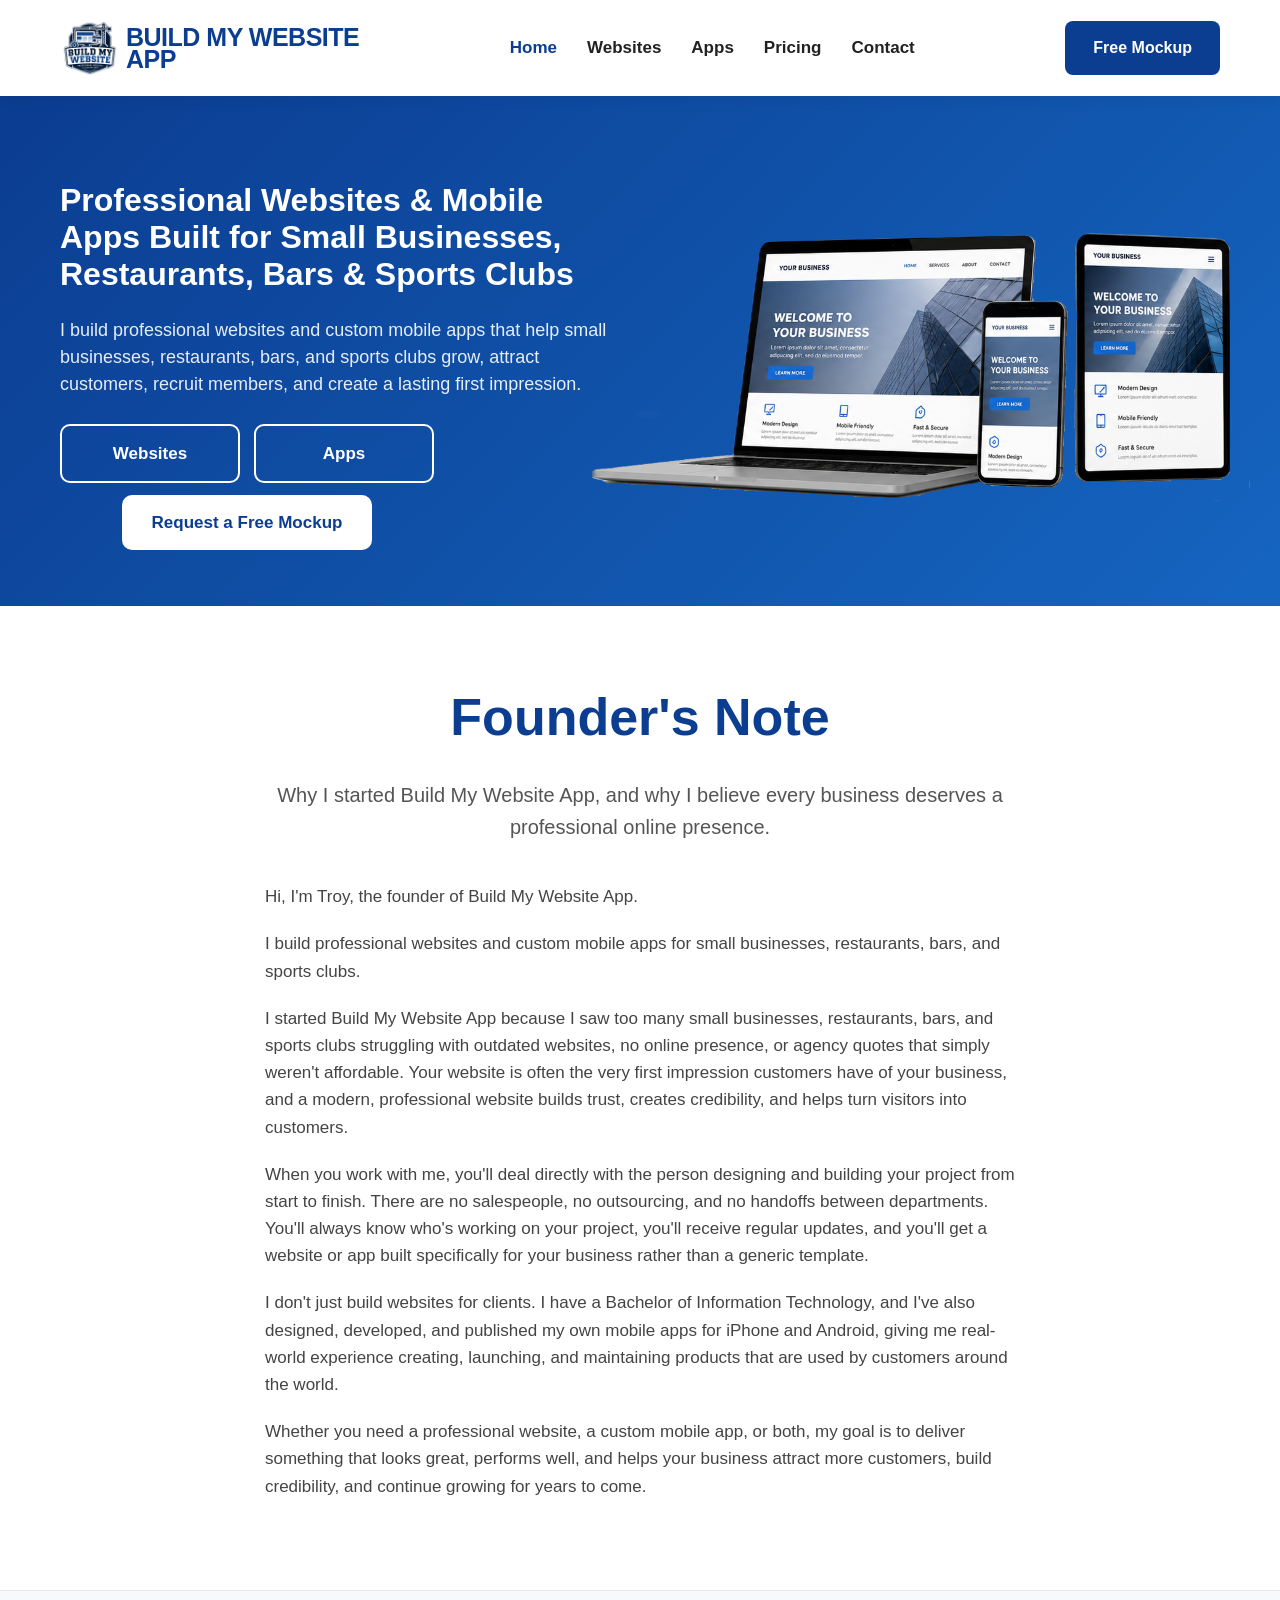
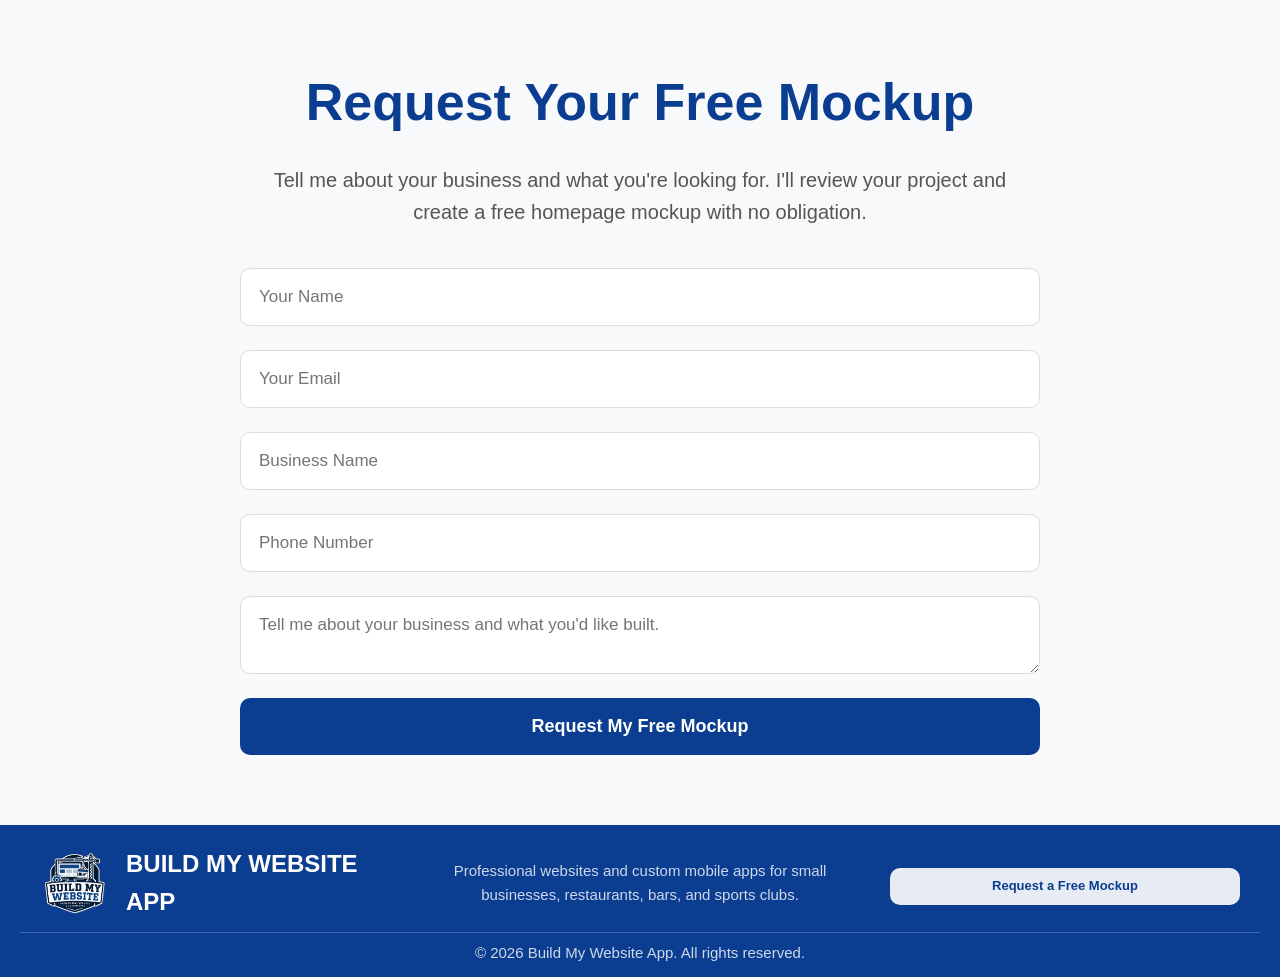
<file: index.html>
<!DOCTYPE html>
<html lang="en">

<head>
  <!-- Google tag (gtag.js) -->
  <script async src="https://www.googletagmanager.com/gtag/js?id=G-9DX1GBQCQR"></script>
  <script>
    window.dataLayer = window.dataLayer || [];
    function gtag(){dataLayer.push(arguments);}
    gtag('js', new Date());

    gtag('config', 'G-9DX1GBQCQR');
  </script>
  
  <meta property="og:title" content="Build My Website App | Websites & Apps for Clubs, Restaurants & Small Businesses">
  <meta property="og:description" content="Professional websites and custom mobile apps for small businesses, restaurants, bars, and sports clubs.">
  <meta property="og:type" content="website">
  <meta property="og:url" content="https://www.buildmywebsiteapp.com">
  <meta property="og:image" content="https://www.buildmywebsiteapp.com/assets/og-preview.png">

  <meta name="description" content="Professional websites and custom mobile apps for small businesses, restaurants, bars, and sports clubs. Get a free homepage mockup with no obligation.">
  <meta name="twitter:card" content="summary_large_image">
  <meta name="twitter:title" content="Build My Website App | Websites & Apps for Clubs, Restaurants & Small Businesses">
  <meta name="twitter:description" content="Professional websites and custom mobile apps for sports clubs, restaurants, bars, and small businesses.">
  <meta name="twitter:image" content="https://www.buildmywebsiteapp.com/assets/og-preview.png">
  <meta name="author" content="Build My Website App">
  <meta name="theme-color" content="#0b2c5d">

  <link rel="canonical" href="https://www.buildmywebsiteapp.com/">

  <meta charset="UTF-8">
  <meta name="viewport" content="width=device-width, initial-scale=1.0">

  <title>Build My Website App | Websites & Apps for Clubs, Restaurants & Small Businesses</title>

  <link rel="icon" type="image/png" href="favicon.png">
  <link rel="apple-touch-icon" href="favicon.png">

  <link rel="stylesheet" href="styles.css">
  <script type="application/ld+json">
  {
    "@context": "https://schema.org",
    "@type": "ProfessionalService",
    "name": "Build My Website App",
    "url": "https://www.buildmywebsiteapp.com",
    "image": "https://www.buildmywebsiteapp.com/assets/og-preview.png",
    "description": "Professional websites and custom mobile apps for small businesses, restaurants, bars, and sports clubs.",
    "areaServed": "Worldwide",
    "priceRange": "$299-$6999+"
  }
  </script>
</head>

<body>

  <header>
    <nav>
      <div class="logo">
        <a href="index.html">
          <img src="assets/build_my_website.png" alt="BUILD MY WEBSITE Logo">

          <span class="logo-text">
            <span class="logo-line1">BUILD MY WEBSITE</span>
            <span class="logo-line2">APP</span>
          </span>
        </a>
      </div>
            
      <ul class="nav-links">
        <li><a href="index.html" class="active">Home</a></li>
        <li><a href="websites.html">Websites</a></li>
        <li><a href="apps.html">Apps</a></li>
        <li><a href="pricing.html">Pricing</a></li>
        <li><a href="contact.html">Contact</a></li>
      </ul>
      <a href="contact.html" class="nav-button">Free Mockup</a>    
    </nav>
  </header>

  <main>
    
    <section class="hero">
      <div class="hero-content">
        <h1>Professional Websites & Mobile Apps Built for Small Businesses, Restaurants, Bars & Sports Clubs</h1>
        
        <p>
          I build professional websites and custom mobile apps that help small businesses, restaurants, bars, and sports clubs grow, attract customers, recruit members, and create a lasting first impression.
        </p>

        <div class="hero-buttons">
          <div class="hero-buttons-row">
            <a href="websites.html" class="secondary-button">Websites</a>
            <a href="apps.html" class="secondary-button">Apps</a>
          </div>

          <a href="contact.html" class="primary-button">Request a Free Mockup</a>
        </div>
      </div>

      <div class="hero-image">
        <img src="assets/laptop_phone_tablet.png" alt="Website and mobile app displayed on laptop, phone, and tablet" width="790" height="520">
      </div>
    </section>

    <section id="about" class="founder">
      <div class="section-heading">
        <h2>Founder's Note</h2>
        <p>
          Why I started Build My Website App, and why I believe every business deserves a professional online presence.
        </p>
      </div>

      <div class="founder-content">
        <p>
            Hi, I'm Troy, the founder of Build My Website App.
        </p>

        <p>
          I build professional websites and custom mobile apps for small businesses, restaurants, bars, and sports clubs.
        </p>

        <p>
          I started Build My Website App because I saw too many small businesses, restaurants, bars, and sports clubs struggling with outdated websites, no online presence, or agency quotes that simply weren't affordable. Your website is often the very first impression customers have of your business, and a modern, professional website builds trust, creates credibility, and helps turn visitors into customers.
        </p>

        <p>
          When you work with me, you'll deal directly with the person designing and building your project from start to finish. There are no salespeople, no outsourcing, and no handoffs between departments. You'll always know who's working on your project, you'll receive regular updates, and you'll get a website or app built specifically for your business rather than a generic template.
        </p>

        <p>
          I don't just build websites for clients. I have a Bachelor of Information Technology, and I've also designed, developed, and published my own mobile apps for iPhone and Android, giving me real-world experience creating, launching, and maintaining products that are used by customers around the world.
        </p>

        <p>
          Whether you need a professional website, a custom mobile app, or both, my goal is to deliver something that looks great, performs well, and helps your business attract more customers, build credibility, and continue growing for years to come.
        </p>
      </div>
    </section>

    <section id="contact" class="contact">
      <div class="section-heading">
        <h2>Request Your Free Mockup</h2>
        <p>
          Tell me about your business and what you're looking for. I'll review your project and create a free homepage mockup with no obligation.
        </p>
      </div>

      <form
        id="contact-form"
        class="contact-form"
        action="https://formspree.io/f/meeyzgwy"
        method="POST"
      >
      <label for="name" class="sr-only">Your Name</label>
      <input
        type="text"
        id="name"
        name="name"
        placeholder="Your Name"
        required
      >

      <label for="email" class="sr-only">Your Email</label>
      <input
        type="email"
        id="email"
        name="email"
        placeholder="Your Email"
        required
      >

      <label for="business" class="sr-only">Business Name</label>
      <input
        type="text"
        id="business"
        name="business"
        placeholder="Business Name"
      >

      <label for="phone" class="sr-only">Phone Number</label>
      <input
        type="tel"
        id="phone"
        name="phone"
        placeholder="Phone Number"
      >

      <label for="message" class="sr-only">Your Message</label>
      <textarea
        id="message"
        name="message"
        placeholder="Tell me about your business and what you'd like built."
        required
      ></textarea>

      <input type="text" name="_gotcha" style="display:none" tabindex="-1" autocomplete="off">

      <button
        type="submit"
        class="primary-button"
      >
        Request My Free Mockup
      </button>
    </form>
    </section>
  </main>
    
  <footer>
    <div class="footer-content">
      <div class="footer-brand">
        <img src="assets/build_my_website.png" alt="BUILD MY WEBSITE Logo" class="footer-logo">
        <h3>BUILD MY WEBSITE APP</h3>
      </div>
      
      <p>
        Professional websites and custom mobile apps for small businesses, restaurants, bars, and sports clubs.
      </p>

      <a href="contact.html" class="primary-button">Request a Free Mockup</a>
    </div>

    <div class="footer-bottom">
        <p>&copy; 2026 Build My Website App. All rights reserved.</p>
    </div>
  </footer>
    
  <script src="script.js"></script>
</body>
</html>
</file>
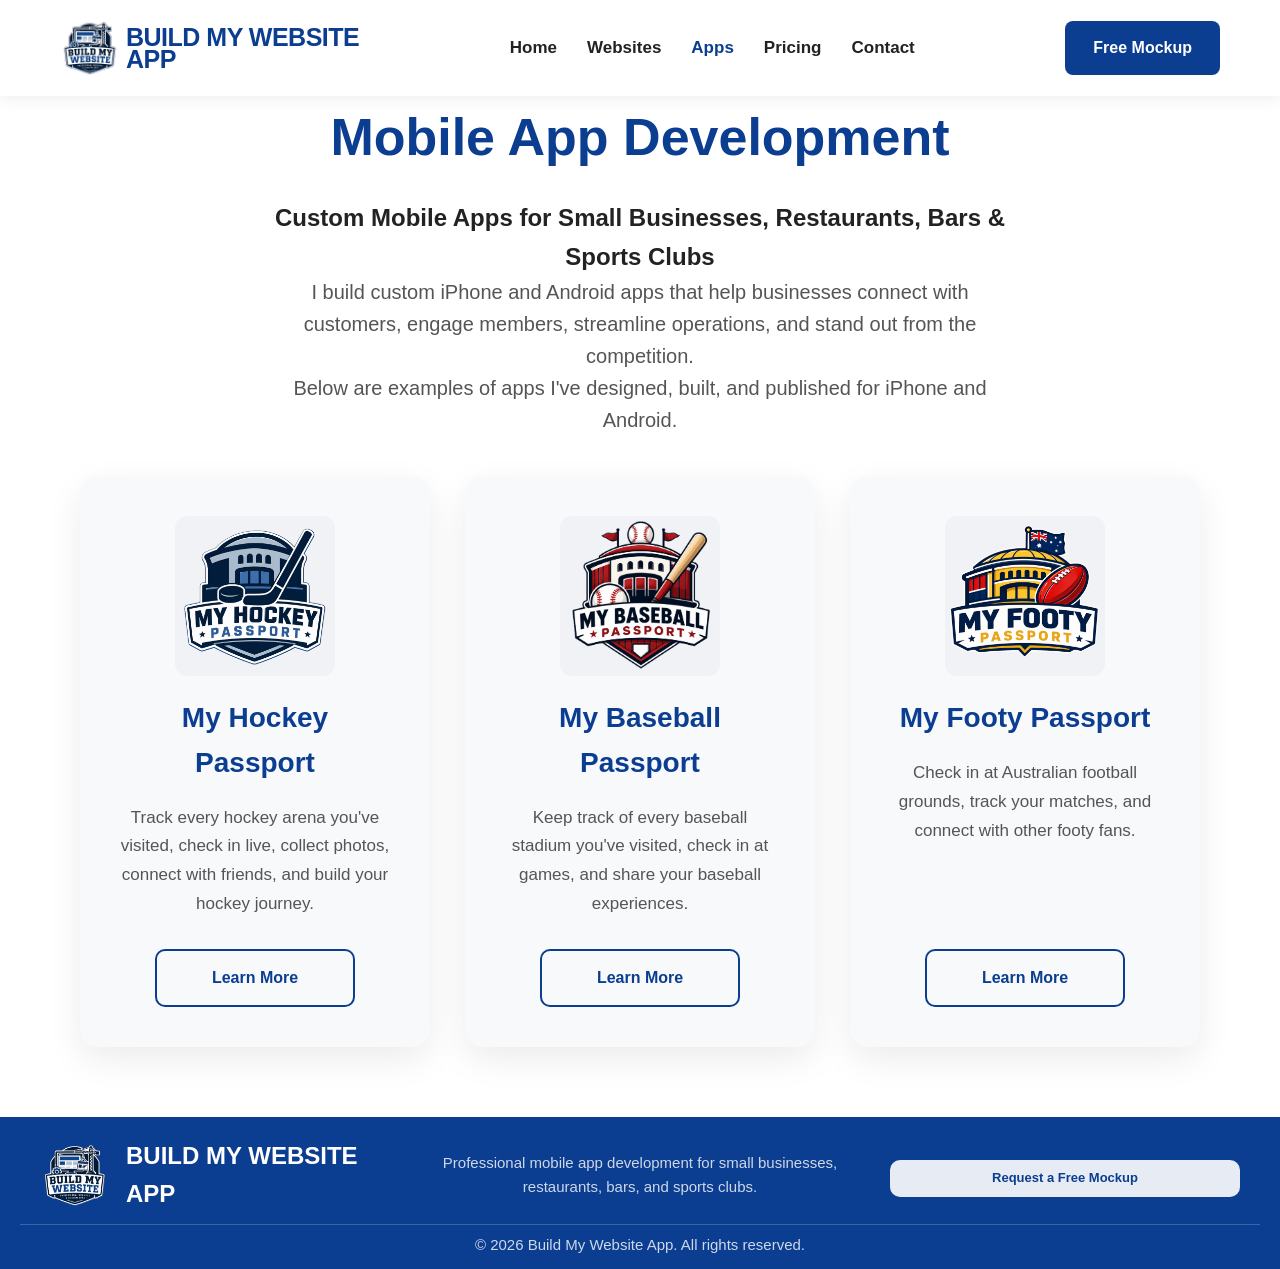
<file: apps.html>
<!DOCTYPE html>
<html lang="en">

<head>
  <!-- Google tag (gtag.js) -->
  <script async src="https://www.googletagmanager.com/gtag/js?id=G-9DX1GBQCQR"></script>
  <script>
    window.dataLayer = window.dataLayer || [];
    function gtag(){dataLayer.push(arguments);}
    gtag('js', new Date());

    gtag('config', 'G-9DX1GBQCQR');
  </script>
  
  <meta property="og:title" content="Mobile App Development | Build My Website App">
  <meta property="og:description" content="Professional mobile app development for small businesses, restaurants, bars, and sports clubs. Custom iPhone and Android apps built to engage customers and grow your business.">
  <meta property="og:type" content="website">
  <meta property="og:url" content="https://www.buildmywebsiteapp.com/apps.html">
  <meta property="og:image" content="https://www.buildmywebsiteapp.com/assets/og-preview.png">

  <meta name="description" content="Professional mobile app development for small businesses, restaurants, bars, and sports clubs. Custom iPhone and Android apps built to engage customers and grow your business.">
  <meta name="twitter:card" content="summary_large_image">
  <meta name="twitter:title" content="Mobile App Development | Build My Website App">
  <meta name="twitter:description" content="Professional mobile app development for small businesses, restaurants, bars, and sports clubs. Custom iPhone and Android apps built to engage customers and grow your business.">
  <meta name="twitter:image" content="https://www.buildmywebsiteapp.com/assets/og-preview.png">
  <meta name="author" content="Build My Website App">
  <meta name="theme-color" content="#0b2c5d">

  <link rel="canonical" href="https://www.buildmywebsiteapp.com/apps.html">

  <meta charset="UTF-8">
  <meta name="viewport" content="width=device-width, initial-scale=1.0">

  <title>Mobile App Development | Build My Website App</title>

  <link rel="icon" type="image/png" href="favicon.png">
  <link rel="apple-touch-icon" href="favicon.png">

  <link rel="stylesheet" href="styles.css">
  <script type="application/ld+json">
  {
    "@context": "https://schema.org",
    "@type": "ProfessionalService",
    "name": "Build My Website App",
    "url": "https://www.buildmywebsiteapp.com",
    "image": "https://www.buildmywebsiteapp.com/assets/og-preview.png",
    "description": "Professional mobile app development for small businesses, restaurants, bars, and sports clubs.",
    "areaServed": "Worldwide",
    "priceRange": "$299-$6999+"
  }
  </script>
</head>

<body>
  <header>
    <nav>
      <div class="logo">
        <a href="index.html">
          <img src="assets/build_my_website.png" alt="BUILD MY WEBSITE Logo">

          <span class="logo-text">
            <span class="logo-line1">BUILD MY WEBSITE</span>
            <span class="logo-line2">APP</span>
          </span>
        </a>
      </div>
            
      <ul class="nav-links">
        <li><a href="index.html">Home</a></li>
        <li><a href="websites.html">Websites</a></li>
        <li><a href="apps.html" class="active">Apps</a></li>
        <li><a href="pricing.html">Pricing</a></li>
        <li><a href="contact.html">Contact</a></li>
      </ul>
      <a href="index.html#contact" class="nav-button">Free Mockup</a>   
    </nav>
  </header>

  <main>

    <section id="apps" class="portfolio">
      <div class="section-heading">
        <h2>Mobile App Development</h2>
        <h1>Custom Mobile Apps for Small Businesses, Restaurants, Bars & Sports Clubs</h1>
        <p>
          I build custom iPhone and Android apps that help businesses connect with customers, engage members, streamline operations, and stand out from the competition.
        </p>

        <p>
          Below are examples of apps I've designed, built, and published for iPhone and Android.
        </p>
      </div>

      <div class="portfolio-grid">
        <div class="portfolio-card">
          <img src="assets/my_hockey_passport.png" alt="My Hockey Passport logo" class="portfolio-image portfolio-image-logo" loading="lazy" width="160" height="160">
          <h3>My Hockey Passport</h3>
          <p>
            Track every hockey arena you've visited, check in live, collect photos, connect with friends, and build your hockey journey.
          </p>
          <a href="https://mysportspassport.app/sports.html" class="secondary-button">Learn More</a>
        </div>

        <div class="portfolio-card">
          <img src="assets/my_baseball_passport.png" alt="My Baseball Passport logo" class="portfolio-image portfolio-image-logo" loading="lazy" width="160" height="160">
          <h3>My Baseball Passport</h3>
          <p>
            Keep track of every baseball stadium you've visited, check in at games, and share your baseball experiences.
          </p>
          <a href="https://mysportspassport.app/sports.html" class="secondary-button">Learn More</a>
        </div>

        <div class="portfolio-card">
          <img src="assets/my_footy_passport.png" alt="My Footy Passport logo" class="portfolio-image portfolio-image-logo" loading="lazy" width="160" height="160">
          <h3>My Footy Passport</h3>
          <p>
            Check in at Australian football grounds, track your matches, and connect with other footy fans.
          </p>
          <a href="https://mysportspassport.app/sports.html" class="secondary-button">Learn More</a>
        </div>
      </div>
    </section>

  </main>
    
  <footer>
    <div class="footer-content">
      <div class="footer-brand">
        <img src="assets/build_my_website.png" alt="BUILD MY WEBSITE Logo" class="footer-logo">
        <h3>BUILD MY WEBSITE APP</h3>
      </div>
      
      <p>
        Professional mobile app development for small businesses, restaurants, bars, and sports clubs.
      </p>

      <a href="index.html#contact" class="primary-button">Request a Free Mockup</a>
    </div>

    <div class="footer-bottom">
        <p>&copy; 2026 Build My Website App. All rights reserved.</p>
    </div>
  </footer>
    
  <script src="script.js"></script>
</body>
</html>
</file>
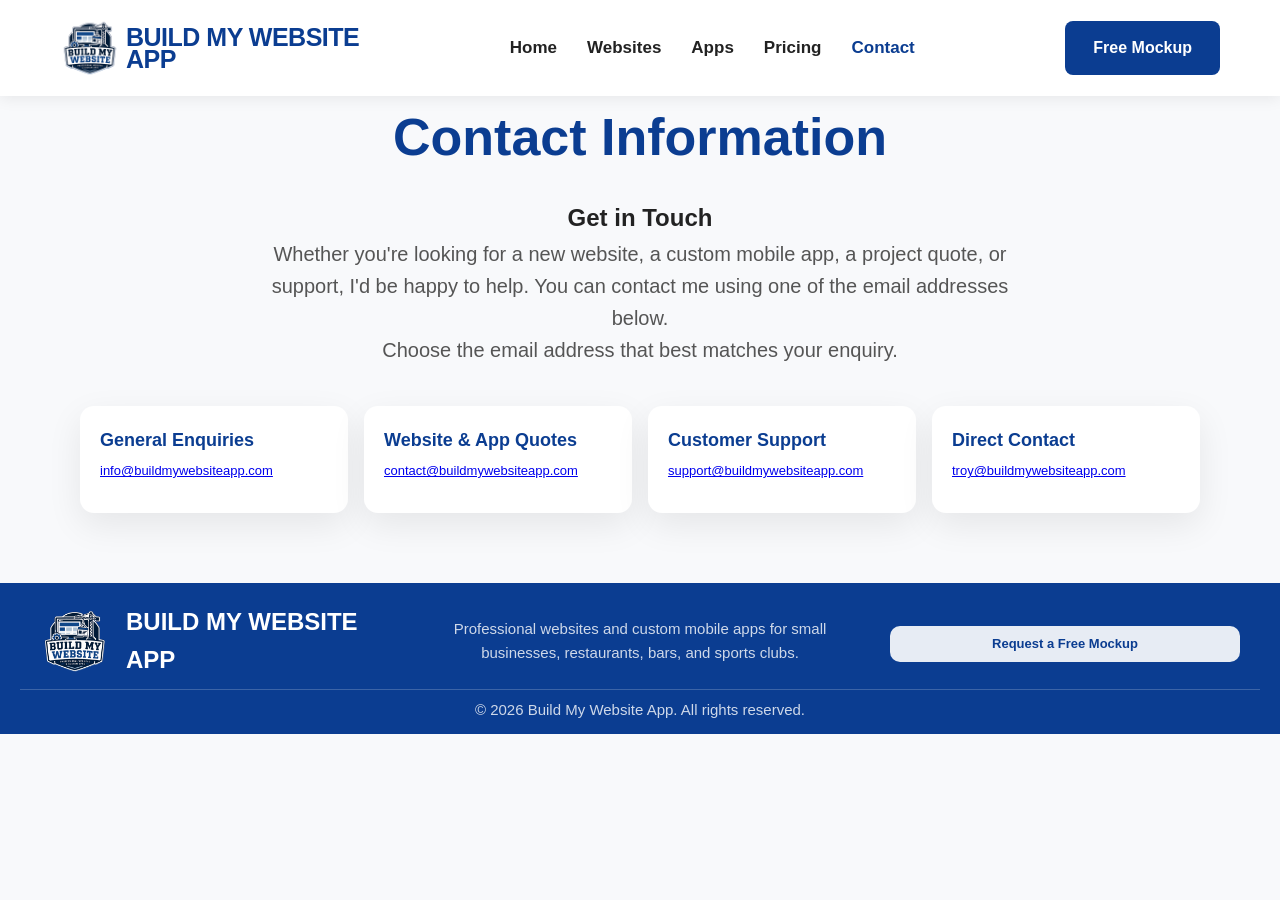
<file: contact.html>
<!DOCTYPE html>
<html lang="en">

<head>
  <!-- Google tag (gtag.js) -->
  <script async src="https://www.googletagmanager.com/gtag/js?id=G-9DX1GBQCQR"></script>
  <script>
    window.dataLayer = window.dataLayer || [];
    function gtag(){dataLayer.push(arguments);}
    gtag('js', new Date());

    gtag('config', 'G-9DX1GBQCQR');
  </script>
  
  <meta property="og:title" content="Contact | Build My Website App">
  <meta property="og:description" content="Get in touch with Build My Website App for website design, mobile app development, quotes, or support.">
  <meta property="og:type" content="website">
  <meta property="og:url" content="https://www.buildmywebsiteapp.com/contact.html">
  <meta property="og:image" content="https://www.buildmywebsiteapp.com/assets/og-preview.png">

  <meta name="description" content="Contact Build My Website App for website design, mobile app development, project quotes, or customer support.">
  <meta name="twitter:card" content="summary_large_image">
  <meta name="twitter:title" content="Contact | Build My Website App">
  <meta name="twitter:description" content="Contact Build My Website App for website design, mobile app development, project quotes, or customer support.">
  <meta name="twitter:image" content="https://www.buildmywebsiteapp.com/assets/og-preview.png">
  <meta name="author" content="Build My Website App">
  <meta name="theme-color" content="#0b2c5d">

  <link rel="canonical" href="https://www.buildmywebsiteapp.com/contact.html">

  <meta charset="UTF-8">
  <meta name="viewport" content="width=device-width, initial-scale=1.0">

  <title>Contact | Build My Website App</title>

  <link rel="icon" type="image/png" href="favicon.png">
  <link rel="apple-touch-icon" href="favicon.png">

  <link rel="stylesheet" href="styles.css">
  <script type="application/ld+json">
  {
    "@context": "https://schema.org",
    "@type": "ProfessionalService",
    "name": "Build My Website App",
    "url": "https://www.buildmywebsiteapp.com",
    "image": "https://www.buildmywebsiteapp.com/assets/og-preview.png",
    "description": "Professional website design and custom mobile app development for small businesses, restaurants, bars, and sports clubs.",
    "areaServed": "Worldwide",
    "priceRange": "$299-$6999+"
  }
  </script>
</head>

<body>
  <header>
    <nav>
      <div class="logo">
        <a href="index.html">
          <img src="assets/build_my_website.png" alt="BUILD MY WEBSITE Logo">

          <span class="logo-text">
            <span class="logo-line1">BUILD MY WEBSITE</span>
            <span class="logo-line2">APP</span>
          </span>
        </a>
      </div>
            
      <ul class="nav-links">
        <li><a href="index.html">Home</a></li>
        <li><a href="websites.html">Websites</a></li>
        <li><a href="apps.html">Apps</a></li>
        <li><a href="pricing.html">Pricing</a></li>
        <li><a href="contact.html" class="active">Contact</a></li>
      </ul>
      <a href="index.html#contact" class="nav-button">Free Mockup</a>
    </nav>
  </header>

  <main>
    <section id="contact-info" class="services">
      <div class="section-heading">
        <h2>Contact Information</h2>
        <h1>Get in Touch</h1>
        
        <p>
          Whether you're looking for a new website, a custom mobile app, a project quote, or support, I'd be happy to help. You can contact me using one of the email addresses below.
        </p>

        <p>
          Choose the email address that best matches your enquiry.
        </p>
      </div>

      <div class="services-grid">
        <div class="service-card">
          <h3>General Enquiries</h3>
          <p>
            <a href="mailto:info@buildmywebsiteapp.com">info@buildmywebsiteapp.com</a>
          </p>
        </div>

        <div class="service-card">
          <h3>Website & App Quotes</h3>
          <p>
            <a href="mailto:contact@buildmywebsiteapp.com">contact@buildmywebsiteapp.com</a>
          </p>
        </div>

        <div class="service-card">
          <h3>Customer Support</h3>
          <p>
            <a href="mailto:support@buildmywebsiteapp.com">support@buildmywebsiteapp.com</a>
          </p>
        </div>

        <div class="service-card">
          <h3>Direct Contact</h3>
          <p>
            <a href="mailto:troy@buildmywebsiteapp.com">troy@buildmywebsiteapp.com</a>
          </p>
        </div>
      </div>
    </section>
  </main>


    
  <footer>
    <div class="footer-content">
      <div class="footer-brand">
        <img src="assets/build_my_website.png" alt="BUILD MY WEBSITE Logo" class="footer-logo">
        <h3>BUILD MY WEBSITE APP</h3>
      </div>
      
      <p>
        Professional websites and custom mobile apps for small businesses, restaurants, bars, and sports clubs.
      </p>

      <a href="index.html#contact" class="primary-button">Request a Free Mockup</a>
    </div>

    <div class="footer-bottom">
        <p>&copy; 2026 Build My Website App. All rights reserved.</p>
    </div>
  </footer>
    
  <script src="script.js"></script>
</body>
</html>
</file>
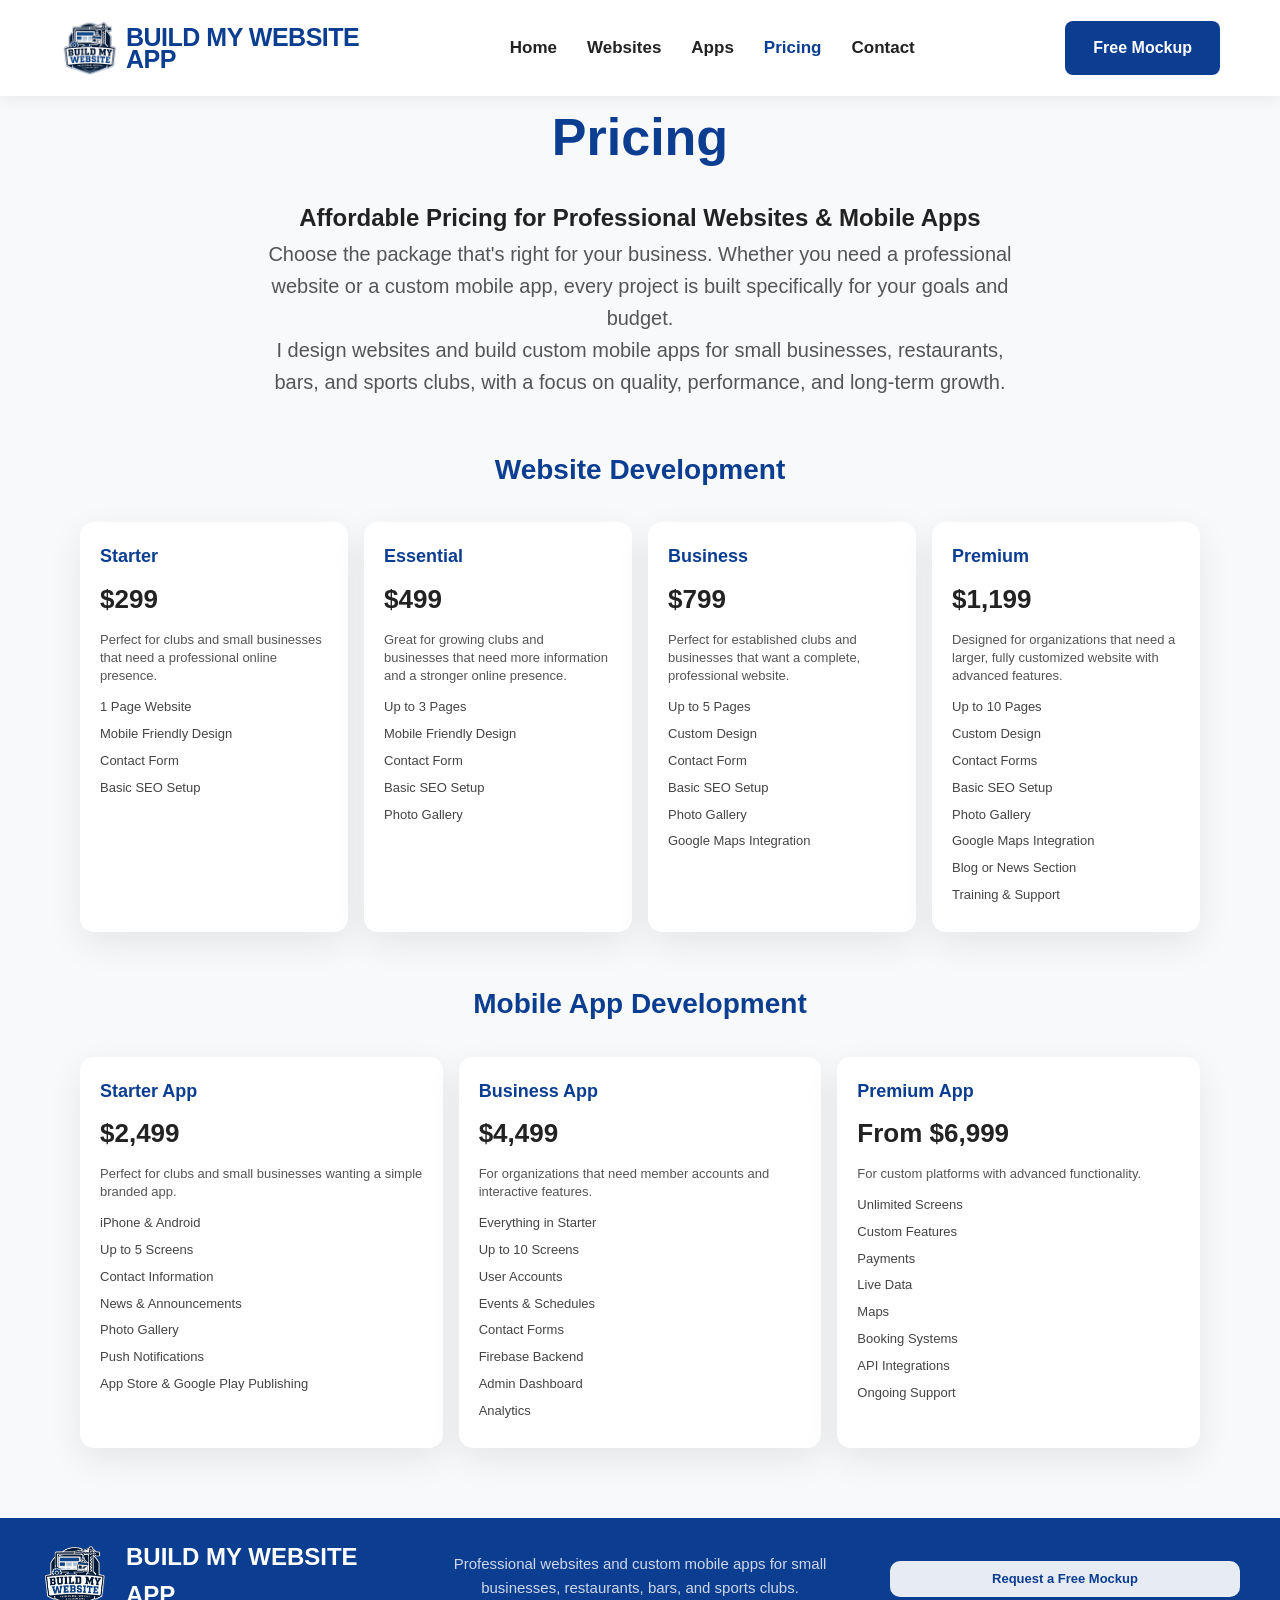
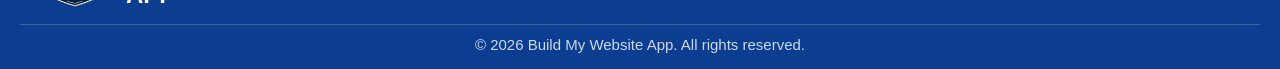
<file: pricing.html>
<!DOCTYPE html>
<html lang="en">

<head>
  <!-- Google tag (gtag.js) -->
  <script async src="https://www.googletagmanager.com/gtag/js?id=G-9DX1GBQCQR"></script>
  <script>
    window.dataLayer = window.dataLayer || [];
    function gtag(){dataLayer.push(arguments);}
    gtag('js', new Date());

    gtag('config', 'G-9DX1GBQCQR');
  </script>
  
  <meta property="og:title" content="Pricing | Build My Website App">
  <meta property="og:description" content="View pricing for professional website design and custom mobile app development for small businesses, restaurants, bars, and sports clubs.">
  <meta property="og:type" content="website">
  <meta property="og:url" content="https://www.buildmywebsiteapp.com/pricing.html">
  <meta property="og:image" content="https://www.buildmywebsiteapp.com/assets/og-preview.png">

  <meta name="description" content="View pricing for professional website design and custom mobile app development. Affordable packages for small businesses, restaurants, bars, and sports clubs.">
  <meta name="twitter:card" content="summary_large_image">
  <meta name="twitter:title" content="Pricing | Build My Website App">
  <meta name="twitter:description" content="View pricing for professional website design and custom mobile app development for small businesses, restaurants, bars, and sports clubs.">
  <meta name="twitter:image" content="https://www.buildmywebsiteapp.com/assets/og-preview.png">
  <meta name="author" content="Build My Website App">
  <meta name="theme-color" content="#0b2c5d">

  <link rel="canonical" href="https://www.buildmywebsiteapp.com/pricing.html">

  <meta charset="UTF-8">
  <meta name="viewport" content="width=device-width, initial-scale=1.0">

  <title>Pricing | Build My Website App</title>

  <link rel="icon" type="image/png" href="favicon.png">
  <link rel="apple-touch-icon" href="favicon.png">

  <link rel="stylesheet" href="styles.css">
  <script type="application/ld+json">
  {
    "@context": "https://schema.org",
    "@type": "ProfessionalService",
    "name": "Build My Website App",
    "url": "https://www.buildmywebsiteapp.com",
    "image": "https://www.buildmywebsiteapp.com/assets/og-preview.png",
    "description": "Professional website design and custom mobile app development for small businesses, restaurants, bars, and sports clubs.",
    "areaServed": "Worldwide",
    "priceRange": "$299-$6999+"
  }
  </script>
</head>

<body>
  <header>
    <nav>
      <div class="logo">
        <a href="index.html">
          <img src="assets/build_my_website.png" alt="BUILD MY WEBSITE Logo">

          <span class="logo-text">
            <span class="logo-line1">BUILD MY WEBSITE</span>
            <span class="logo-line2">APP</span>
          </span>
        </a>
      </div>
            
      <ul class="nav-links">
        <li><a href="index.html">Home</a></li>
        <li><a href="websites.html">Websites</a></li>
        <li><a href="apps.html">Apps</a></li>
        <li><a href="pricing.html" class="active">Pricing</a></li>
        <li><a href="contact.html">Contact</a></li>
      </ul>
      <a href="index.html#contact" class="nav-button">Free Mockup</a>
    </nav>
  </header>

  <main>
    <section id="services" class="services">
      <div class="section-heading">
        <h2>Pricing</h2>
        <h1>Affordable Pricing for Professional Websites & Mobile Apps</h1>
        
        <p>
          Choose the package that's right for your business. Whether you need a professional website or a custom mobile app, every project is built specifically for your goals and budget.
        </p>

        <p>
          I design websites and build custom mobile apps for small businesses, restaurants, bars, and sports clubs, with a focus on quality, performance, and long-term growth.
        </p>
      </div>

      <h3 class="subsection-heading">Website Development</h3>
      <div class="services-grid">
      <div class="service-card">
        <h3>Starter</h3>
        <div class="price">$299</div>
          <p>
            Perfect for clubs and small businesses that need a professional online presence.
          </p>

          <ul>
            <li>1 Page Website</li>
            <li>Mobile Friendly Design</li>
            <li>Contact Form</li>
            <li>Basic SEO Setup</li>
          </ul>
        </div>

        <div class="service-card">
          <h3>Essential</h3>
          <div class="price">$499</div>
          <p>
            Great for growing clubs and businesses that need more information and a stronger online presence.
          </p>

          <ul>
            <li>Up to 3 Pages</li>
            <li>Mobile Friendly Design</li>
            <li>Contact Form</li>
            <li>Basic SEO Setup</li>
            <li>Photo Gallery</li>
          </ul>
        </div>

        <div class="service-card">
          <h3>Business</h3>
          <div class="price">$799</div>
          <p>
            Perfect for established clubs and businesses that want a complete, professional website.
          </p>

          <ul>
            <li>Up to 5 Pages</li>
            <li>Custom Design</li>
            <li>Contact Form</li>
            <li>Basic SEO Setup</li>
            <li>Photo Gallery</li>
            <li>Google Maps Integration</li>
          </ul>
        </div>

         <div class="service-card">
          <h3>Premium</h3>
          <div class="price">$1,199</div>
          <p>
            Designed for organizations that need a larger, fully customized website with advanced features.
          </p>

          <ul>
            <li>Up to 10 Pages</li>
            <li>Custom Design</li>
            <li>Contact Forms</li>
            <li>Basic SEO Setup</li>
            <li>Photo Gallery</li>
            <li>Google Maps Integration</li>
            <li>Blog or News Section</li>
            <li>Training & Support</li>
          </ul>
        </div>
      </div>

      <h3 class="subsection-heading">Mobile App Development</h3>
      <div class="services-grid">
        <div class="service-card">
          <h3>Starter App</h3>
          <div class="price">$2,499</div>
          <p>
            Perfect for clubs and small businesses wanting a simple branded app.
          </p>
          <ul>
            <li>iPhone & Android</li>
            <li>Up to 5 Screens</li>
            <li>Contact Information</li>
            <li>News & Announcements</li>
            <li>Photo Gallery</li>
            <li>Push Notifications</li>
            <li>App Store & Google Play Publishing</li>
          </ul>
        </div>

        <div class="service-card">
          <h3>Business App</h3>
          <div class="price">$4,499</div>
          <p>
            For organizations that need member accounts and interactive features.
          </p>
          <ul>
            <li>Everything in Starter</li>
            <li>Up to 10 Screens</li>
            <li>User Accounts</li>
            <li>Events & Schedules</li>
            <li>Contact Forms</li>
            <li>Firebase Backend</li>
            <li>Admin Dashboard</li>
            <li>Analytics</li>
          </ul>
        </div>

        <div class="service-card">
          <h3>Premium App</h3>
          <div class="price">From $6,999</div>
          <p>
            For custom platforms with advanced functionality.
          </p>
          <ul>
            <li>Unlimited Screens</li>
            <li>Custom Features</li>
            <li>Payments</li>
            <li>Live Data</li>
            <li>Maps</li>
            <li>Booking Systems</li>
            <li>API Integrations</li>
            <li>Ongoing Support</li>
          </ul>
        </div>
      </div>
    </section>
  </main>
    
  <footer>
    <div class="footer-content">
      <div class="footer-brand">
        <img src="assets/build_my_website.png" alt="BUILD MY WEBSITE Logo" class="footer-logo">
        <h3>BUILD MY WEBSITE APP</h3>
      </div>
      
      <p>
        Professional websites and custom mobile apps for small businesses, restaurants, bars, and sports clubs.
      </p>

      <a href="index.html#contact" class="primary-button">Request a Free Mockup</a>
    </div>

    <div class="footer-bottom">
        <p>&copy; 2026 Build My Website App. All rights reserved.</p>
    </div>
  </footer>
    
  <script src="script.js"></script>
</body>
</html>
</file>
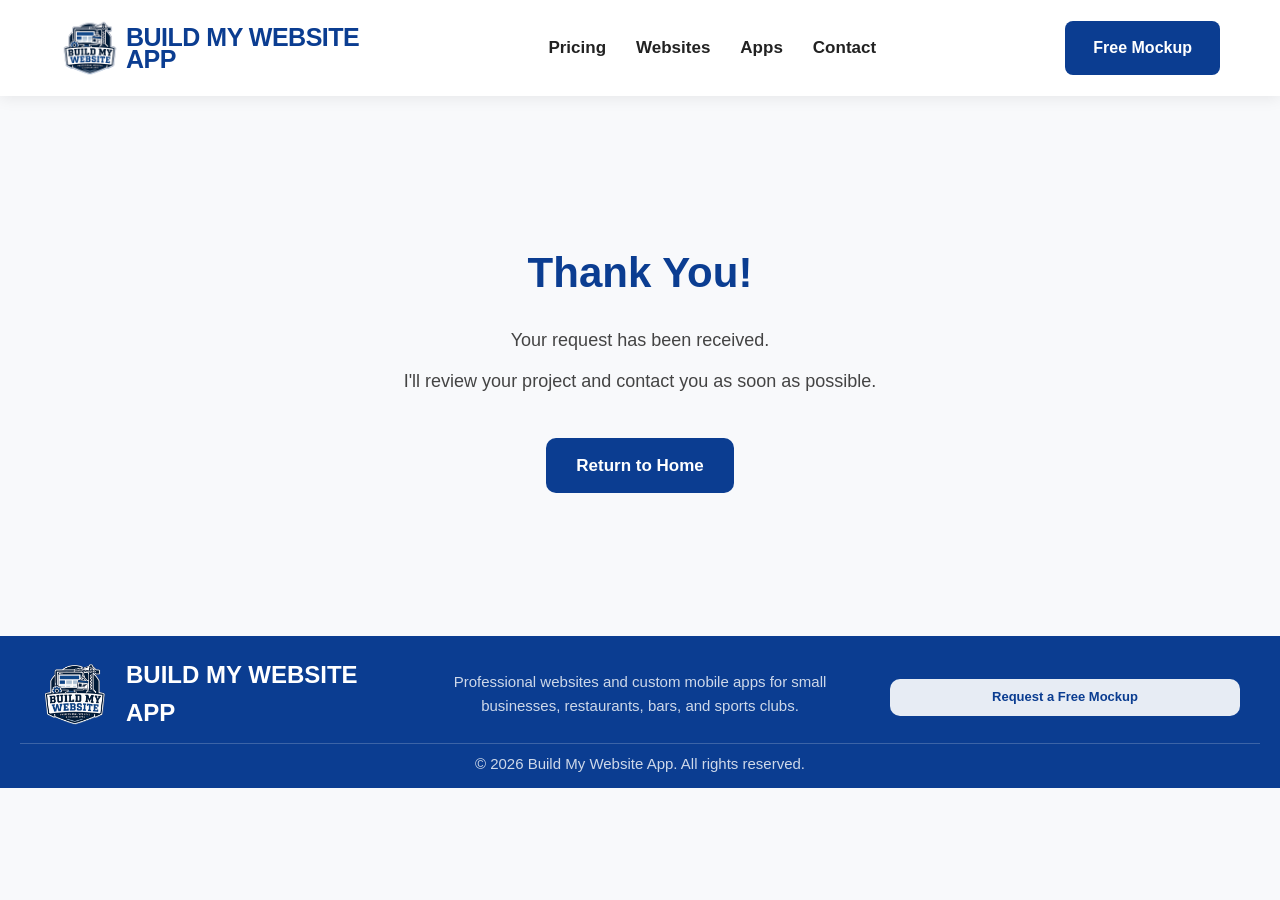
<file: thank-you.html>
<!DOCTYPE html>
<html lang="en">

<head>
  <meta charset="UTF-8">
  <meta name="viewport" content="width=device-width, initial-scale=1.0">
  <meta name="robots" content="noindex">
  <title>Thank You | Build My Website App</title>
  <link rel="stylesheet" href="styles.css">
</head>

<body>
  <header>
    <nav>
      <div class="logo">
        <a href="index.html">
          <img src="assets/build_my_website.png" alt="BUILD MY WEBSITE Logo">

          <span class="logo-text">
            <span class="logo-line1">BUILD MY WEBSITE</span>
            <span class="logo-line2">APP</span>
          </span>
        </a>
      </div>

      <ul class="nav-links">
        <li><a href="index.html#services">Pricing</a></li>
        <li><a href="index.html#websites">Websites</a></li>
        <li><a href="index.html#apps">Apps</a></li>
        <li><a href="index.html#contact">Contact</a></li>
      </ul>
      <a href="index.html#contact" class="nav-button">Free Mockup</a>
    </nav>
  </header>

  <main>
    <section class="thank-you">
      <h1>Thank You!</h1>
      <p>Your request has been received.</p>
      <p>I'll review your project and contact you as soon as possible.</p>

      <a href="index.html" class="primary-button">Return to Home</a>
    </section>
  </main>

  <footer>
    <div class="footer-content">
      <div class="footer-brand">
        <img src="assets/build_my_website.png" alt="BUILD MY WEBSITE Logo" class="footer-logo">
        <h3>BUILD MY WEBSITE APP</h3>
      </div>

      <p>
        Professional websites and custom mobile apps for small businesses, restaurants, bars, and sports clubs.
      </p>

      <a href="index.html#contact" class="primary-button">Request a Free Mockup</a>
    </div>

    <div class="footer-bottom">
      <p>&copy; 2026 Build My Website App. All rights reserved.</p>
    </div>
  </footer>

  <script src="script.js"></script>
</body>
</html>
</file>
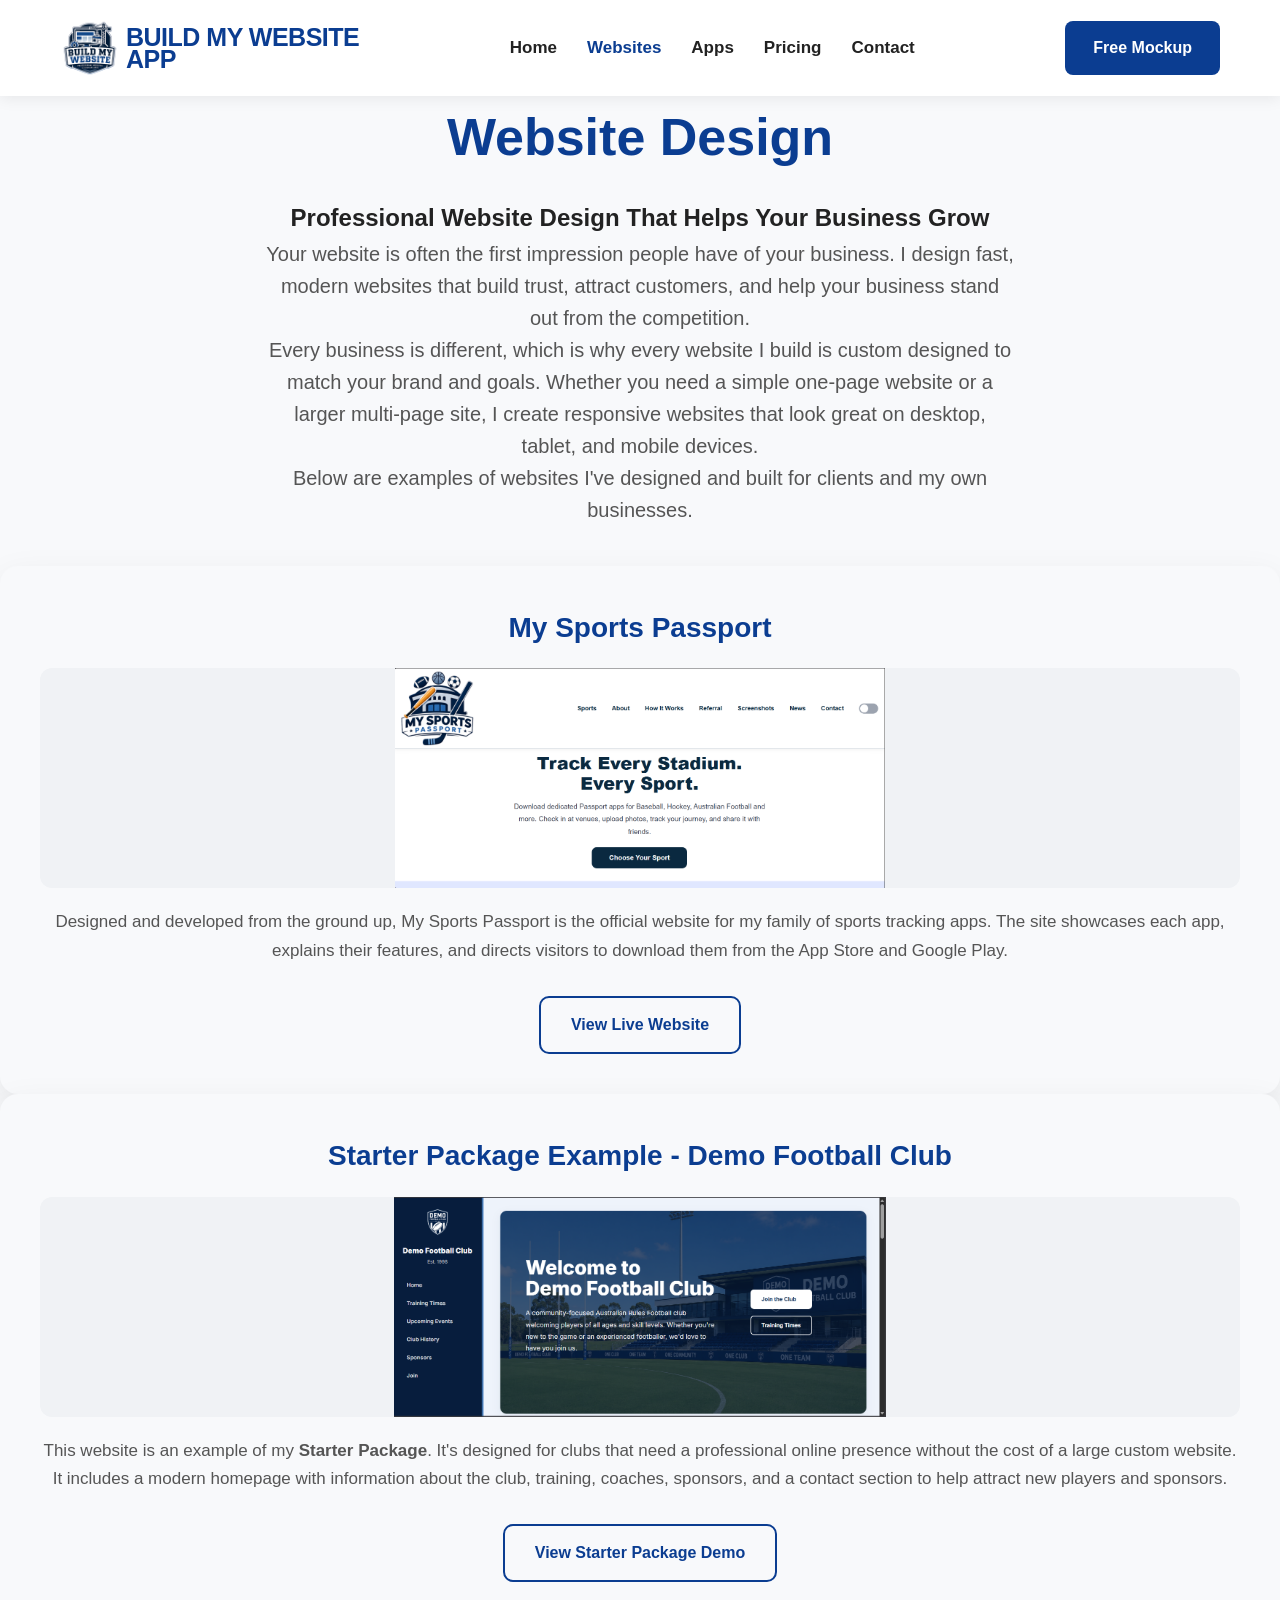
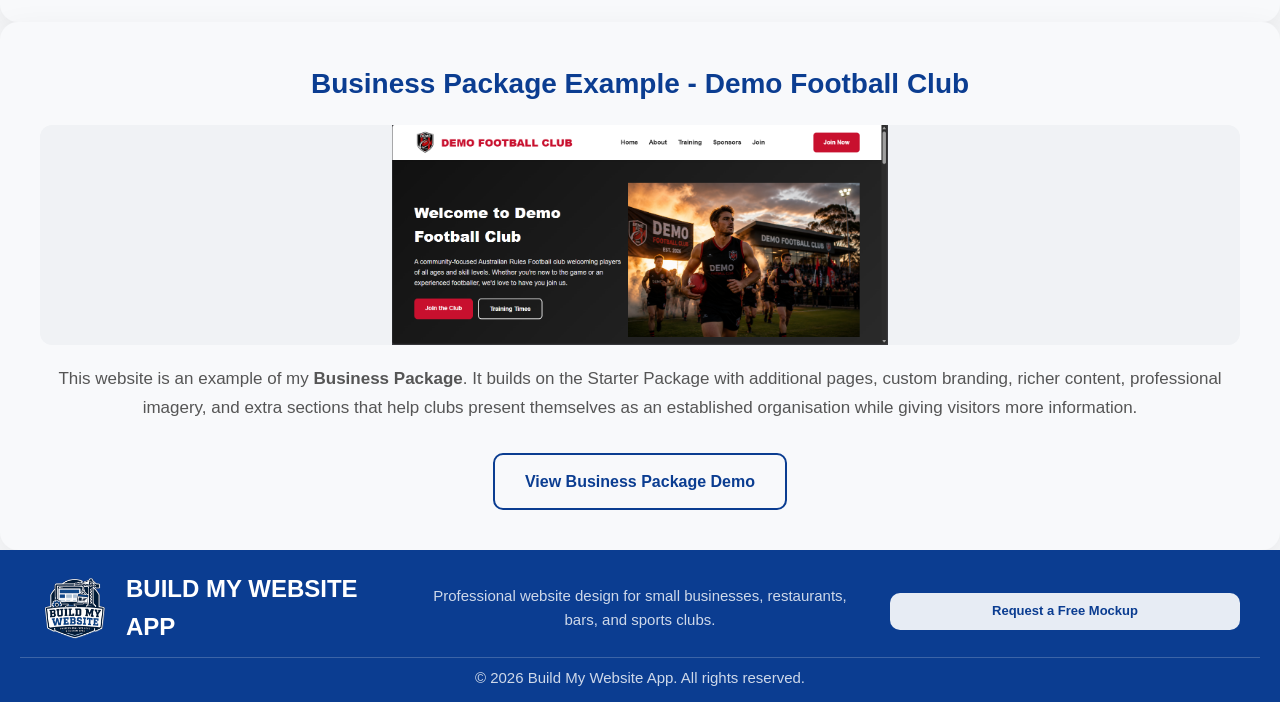
<file: websites.html>
<!DOCTYPE html>
<html lang="en">

<head>
  <!-- Google tag (gtag.js) -->
  <script async src="https://www.googletagmanager.com/gtag/js?id=G-9DX1GBQCQR"></script>
  <script>
    window.dataLayer = window.dataLayer || [];
    function gtag(){dataLayer.push(arguments);}
    gtag('js', new Date());

    gtag('config', 'G-9DX1GBQCQR');
  </script>
  
  <meta property="og:title" content="Website Design | Build My Website App">
  <meta property="og:description" content="Professional website design for small businesses, restaurants, bars, and sports clubs. Fast, modern, custom websites built to grow your business.">
  <meta property="og:type" content="website">
  <meta property="og:url" content="https://www.buildmywebsiteapp.com/websites.html">
  <meta property="og:image" content="https://www.buildmywebsiteapp.com/assets/og-preview.png">

  <meta name="description" content="Professional website design for small businesses, restaurants, bars, and sports clubs. Fast, modern, custom websites built to attract customers and grow your business.">
  <meta name="twitter:card" content="summary_large_image">
  <meta name="twitter:title" content="Website Design | Build My Website App">
  <meta name="twitter:description" content="Professional website design for small businesses, restaurants, bars, and sports clubs. Fast, modern, custom websites built to grow your business.">
  <meta name="twitter:image" content="https://www.buildmywebsiteapp.com/assets/og-preview.png">
  <meta name="author" content="Build My Website App">
  <meta name="theme-color" content="#0b2c5d">

  <link rel="canonical" href="https://www.buildmywebsiteapp.com/websites.html">

  <meta charset="UTF-8">
  <meta name="viewport" content="width=device-width, initial-scale=1.0">

  <title>Website Design | Build My Website App</title>

  <link rel="icon" type="image/png" href="favicon.png">
  <link rel="apple-touch-icon" href="favicon.png">

  <link rel="stylesheet" href="styles.css">
  <script type="application/ld+json">
  {
    "@context": "https://schema.org",
    "@type": "ProfessionalService",
    "name": "Build My Website App",
    "url": "https://www.buildmywebsiteapp.com",
    "image": "https://www.buildmywebsiteapp.com/assets/og-preview.png",
    "description": "Professional website design for small businesses, restaurants, bars, and sports clubs.",
    "areaServed": "Worldwide",
    "priceRange": "$299-$6999+"
  }
  </script>
</head>

<body>
  <header>
    <nav>
      <div class="logo">
        <a href="index.html">
          <img src="assets/build_my_website.png" alt="BUILD MY WEBSITE Logo">

          <span class="logo-text">
            <span class="logo-line1">BUILD MY WEBSITE</span>
            <span class="logo-line2">APP</span>
          </span>
        </a>
      </div>
            
      <ul class="nav-links">
        <li><a href="index.html">Home</a></li>
        <li><a href="websites.html" class="active">Websites</a></li>
        <li><a href="apps.html">Apps</a></li>
        <li><a href="pricing.html">Pricing</a></li>
        <li><a href="contact.html">Contact</a></li>
      </ul>
      <a href="index.html#contact" class="nav-button">Free Mockup</a>  
    </nav>
  </header>

  <main>

    <section id="websites" class="websites">
      <div class="section-heading">
        <h2>Website Design</h2>
        <h1>Professional Website Design That Helps Your Business Grow</h1>

        <p>
          Your website is often the first impression people have of your business. I design fast, modern websites that build trust, attract customers, and help your business stand out from the competition.
        </p>

        <p>
          Every business is different, which is why every website I build is custom designed to match your brand and goals. Whether you need a simple one-page website or a larger multi-page site, I create responsive websites that look great on desktop, tablet, and mobile devices.
        </p>

        <p>
          Below are examples of websites I've designed and built for clients and my own businesses.
        </p>
      </div>

      <div class="portfolio-card">
        <h3>My Sports Passport</h3>
        <img src="assets/my_sports_passport_website.png" alt="My Sports Passport website screenshot" class="portfolio-image" loading="lazy" width="1200" height="675">
        <p>
          Designed and developed from the ground up, My Sports Passport is the official website for my family of sports tracking apps. The site showcases each app, explains their features, and directs visitors to download them from the App Store and Google Play.
        </p>
        <a href="https://www.mysportspassport.app" target="_blank" rel="noopener" class="secondary-button">
          View Live Website
        </a>
      </div>

      <div class="portfolio-card">
        <h3>Starter Package Example - Demo Football Club</h3>

        <img src="assets/demo_football_club_website.png" alt="Demo Football Club website screenshot" class="portfolio-image" loading="lazy" width="1200" height="675">

        <p>
          This website is an example of my <strong>Starter Package</strong>. It's designed for clubs that need a professional online presence without the cost of a large custom website. It includes a modern homepage with information about the club, training, coaches, sponsors, and a contact section to help attract new players and sponsors.
        </p>

        <a href="starter-demo/" class="secondary-button">
          View Starter Package Demo
        </a>
      </div>

      <div class="portfolio-card">
        <h3>Business Package Example - Demo Football Club</h3>

        <img src="assets/business_demo_football_club_website.png" alt="Business Package Demo Football Club website screenshot" class="portfolio-image" loading="lazy" width="1200" height="675">

        <p>
          This website is an example of my <strong>Business Package</strong>. It builds on the Starter Package with additional pages, custom branding, richer content, professional imagery, and extra sections that help clubs present themselves as an established organisation while giving visitors more information.
        </p>

        <a href="business-demo/" class="secondary-button">
          View Business Package Demo
        </a>
      </div>

    </section>
  </main>
    
  <footer>
    <div class="footer-content">
      <div class="footer-brand">
        <img src="assets/build_my_website.png" alt="BUILD MY WEBSITE Logo" class="footer-logo">
        <h3>BUILD MY WEBSITE APP</h3>
      </div>
      
      <p>
        Professional website design for small businesses, restaurants, bars, and sports clubs.
      </p>

      <a href="index.html#contact" class="primary-button">Request a Free Mockup</a>
    </div>

    <div class="footer-bottom">
        <p>&copy; 2026 Build My Website App. All rights reserved.</p>
    </div>
  </footer>
    
  <script src="script.js"></script>
</body>
</html>
</file>
<file: styles.css>
/* Accessibility */
    .sr-only { position: absolute; width: 1px; height: 1px; padding: 0; margin: -1px; overflow: hidden; clip: rect(0,0,0,0); white-space: nowrap; border: 0; }

/* Body */
    body { font-family: Arial, Helvetica, sans-serif; background: #f8f9fb; color: #222; line-height: 1.6; }

/* Contact */
    .contact { padding: 70px 80px; background: #f8f9fb; }
    .contact-form { max-width: 800px; margin: 0 auto; display: flex; flex-direction: column; gap: 24px; }
    .contact-form input,
    .contact-form textarea { width: 100%; padding: 18px; border: 1px solid #ddd; border-radius: 10px; font-size: 17px; font-family: Arial, Helvetica, sans-serif; transition: 0.3s; }
    .contact-form input:focus,
    .contact-form textarea:focus { outline: none; border-color: #0b3d91; box-shadow: 0 0 0 4px rgba(11,61,145,0.12); }
    .contact-form button { border: none; cursor: pointer; padding: 18px 36px; border-radius: 10px; font-size: 18px; font-weight: 700; background: #0b3d91; color: white; transition: 0.3s; }
    .contact-form button:hover { background: #072d6c; box-shadow: 0 8px 20px rgba(11,61,145,0.25); transform: translateY(-2px); }

    @media (max-width: 768px) {
      .contact { padding: 50px 20px; background: #f8f9fb; }
      .contact-form { gap: 18px; }
      .contact-form input, .contact-form textarea { padding: 16px; font-size: 16px; }
      .contact-form button { width: 100%; padding: 16px; font-size: 17px; }
    }

/* Footer */
    footer { padding: 20px 20px 12px; background: #0b3d91; color: white; text-align: center; }
    footer a { color: white; text-decoration: none; opacity: 0.9; transition: 0.3s; }
    footer a:hover { opacity: 1; text-decoration: underline; }
    footer h3 { font-size: 24px; font-weight: 800; margin: 0; text-align: left; }
    footer h4 { font-size: 13px; margin: 0 0 6px; }
    footer li { margin: 3px 0; font-size: 13px; }
    footer p { font-size: 15px; line-height: 1.6; color: rgba(255,255,255,0.8); margin: 0; }
    footer ul { list-style: none; margin: 0; padding: 0; }
    footer .primary-button { margin-top: 6px; padding: 8px 18px; min-width: 0; font-size: 13px; }
    .footer-bottom { border-top: 1px solid rgba(255,255,255,0.2); margin-top: 10px; padding-top: 8px; font-size: 12px; text-align: center; }
    .footer-brand { display: flex; align-items: center; gap: 16px; }
    .footer-content { display: grid; grid-template-columns: 1fr auto 1fr; align-items: center; gap: 40px; max-width: 1200px; margin: 0 auto; text-align: left; }
    .footer-content p { max-width: 420px; text-align: center; margin: 0; }
    .footer-content .primary-button { white-space: nowrap; }
    .footer-logo { display: block; height: 70px; width: auto; margin: 0; }
    

    @media (max-width: 768px) {
      footer { padding: 20px; }
      .footer-content { grid-template-columns: 1fr; gap: 30px; text-align: center; }
      .footer-brand { justify-content: center; }
      .footer-content p { max-width: 100%; text-align: center; }
      footer h3 { text-align: center; }
      .footer-content .primary-button { width: 100%; }
      .footer-logo { height: 60px; margin: 0 auto; }
      .footer-bottom { margin-top: 20px; }
    }

/* Founder */
    .founder { padding: 70px 80px; background: #ffffff; border-bottom: 1px solid #e5e7eb; }
    .founder-content { max-width: 750px; margin: 0 auto; }
    .founder-content p { color: #444; font-size: 17px; margin-bottom: 20px; }  
    
    @media (max-width: 768px) {
      .founder { padding: 50px 20px; }
      .founder-content { max-width: 100%; }
      .founder-content p { font-size: 16px; }
    }

/* Hero */
    .hero { display: grid; grid-template-columns: 48% 52%; align-items: center; min-height: 510px; padding: 50px 60px 20px; background: linear-gradient(135deg, #0b3d91 0%, #1565c0 100%); overflow: hidden; }
    .hero-content { max-width: 680px; text-align: left; }
    .hero h1 { font-size: clamp(28px, 2.5vw, 38px); font-weight: 800; line-height: 1.15; color: #ffffff; margin: 0 0 24px; }
    .hero p { max-width: 650px; margin: 0 0 26px; font-size: 18px; line-height: 1.5; color: rgba(255,255,255,0.9); }
    .hero-buttons { display: flex; flex-direction: column; align-items: center; width: fit-content; gap: 12px; margin-top: 0; }
    .hero-buttons-row { display: flex; gap: 14px; }
    .hero-image { width: 100%; display: flex; align-items: center; justify-content: center; }
    .hero-image img { display: block; width: 110%; max-width: 790px; height: auto; }
    .primary-button, .secondary-button { display: inline-block; min-width: 180px; padding: 14px 30px; border-radius: 10px; font-size: 17px; font-weight: 700; text-decoration: none; text-align: center; transition: all 0.25s ease; }
    .primary-button { background: #ffffff; color: #0b3d91; }
    .primary-button:hover { transform: translateY(-3px); }
    .secondary-button { border: 2px solid #ffffff; color: #ffffff; }
    .secondary-button:hover { background: rgba(255,255,255,0.12); transform: translateY(-3px); }
    
    @media (max-width: 768px) {
      .hero { grid-template-columns: 1fr; padding: 40px 20px; text-align: center; gap: 30px; }
      .hero-content { max-width: 100%; text-align: center; }
      .hero h1 { font-size: 42px; }
      .hero p { max-width: 100%; font-size: 20px; margin: 0 auto 24px; }
      .hero-buttons { width: 100%; }
      .hero-buttons-row { flex-direction: column; width: 100%; gap: 12px; }
      .hero-image { order: -1; }
      .hero-image img { width: 100%; max-width: 350px; }
      .primary-button, .secondary-button { width: 100%; min-width: 0; }
    }

/* Navigation */
    nav { display: flex; justify-content: space-between; align-items: center; padding: 18px 60px; background: white; box-shadow: 0 2px 15px rgba(0,0,0,0.08); position: sticky; top: 0; z-index: 1000; }
    .logo { display: flex; align-items: center; }
    .logo a { display: flex; align-items: center; text-decoration: none; }
    .logo img { display: block; height: 60px; width: auto; }
    .logo-text { display: flex; flex-direction: column; line-height: 0.9; margin-left: 6px; }
    .logo-line1 { color: #0b3d91; font-size: 25px; font-weight: 800; letter-spacing: -0.5px; }
    .logo-line2 { color: #0b3d91; font-size: 25px; font-weight: 800; letter-spacing: -0.5px; }
    .nav-button { background: #0b3d91; color: white; text-decoration: none; padding: 14px 28px; border-radius: 8px; font-weight: 700; transition: 0.3s; }
    .nav-button:hover { background: #072d6c; transform: translateY(-2px); }
    .nav-links { display: flex; align-items: center; gap: 30px; list-style: none; }
    .nav-links a { text-decoration: none; color: #222; font-size: 17px; font-weight: 600; transition: color 0.3s; }
    .nav-links a:hover, .nav-links a.active { color: #0b3d91; }  

    @media (max-width: 768px) {
        nav { padding: 15px 20px; flex-direction: column; gap: 15px; }
        .logo { justify-content: center; }
        .logo img { height: 50px; }
        .logo-line1 { font-size: 18px; }
        .logo-line2 { font-size: 18px; }
        .nav-links { flex-wrap: wrap; justify-content: center; gap: 16px; width: 100%; }
        .nav-links a { font-size: 16px; }
        .nav-button { width: 100%; text-align: center; }
    }

/* Portfolio */
    .portfolio { padding: 0 80px 70px; background: white; }
    .portfolio-card { background: #f8f9fb; padding: 40px; border-radius: 18px; box-shadow: 0 12px 35px rgba(0,0,0,0.08); display: flex; flex-direction: column; height: 100%; transition: 0.3s; text-align: center; }
    .portfolio-card:hover { transform: translateY(-8px); box-shadow: 0 18px 45px rgba(0,0,0,0.12); }
    .portfolio-card h3 { font-size: 28px; color: #0b3d91; margin-bottom: 18px; }
    .portfolio-card p { color: #555; font-size: 17px; line-height: 1.7; margin-bottom: 30px; }
    .portfolio-grid { display: grid; grid-template-columns: repeat(auto-fit, minmax(320px, 1fr)); gap: 35px; max-width: 1300px; margin: 0 auto; align-items: stretch; }
    .portfolio-image-placeholder { width: 100%; height: 160px; background: #e2e6ed; border-radius: 12px; display: flex; align-items: center; justify-content: center; color: #888; font-size: 14px; margin-bottom: 20px; }
    .portfolio-image { width: 100%; max-height: 220px; object-fit: contain; background: #f0f2f5; border-radius: 12px; margin-bottom: 20px; display: block; }
    .portfolio-image-logo { height: 160px; width: auto; margin: 0 auto 20px; object-fit: contain; }

    @media (max-width: 768px) {
      .portfolio { padding: 50px 20px; }
      .portfolio-grid { grid-template-columns: 1fr; gap: 25px; }
      .portfolio-card { padding: 25px; }
      .portfolio-card h3 { font-size: 24px; }
      .portfolio-card p { font-size: 16px; }
      .portfolio-image { max-height: 180px; }
      .portfolio-image-logo { height: 120px; }
      .portfolio-card .secondary-button { width: 100%; min-width: 0; }
    }

/* Portfolio Buttons */
    .portfolio-card .secondary-button { color: #0b3d91; border: 2px solid #0b3d91; margin-top: auto; padding: 14px 30px; font-size: 16px; min-width: 200px; align-self: center; }
    .portfolio-card .secondary-button:hover { background: #0b3d91; color: white; box-shadow: 0 8px 20px rgba(11,61,145,0.25); }

/* Reset */
    * {margin: 0; padding: 0; box-sizing: border-box; }    

/* Pricing */
    .price { font-size: 26px; font-weight: 800; color: #222; margin-bottom: 10px; }
    .services-grid { display: grid; grid-template-columns: repeat(auto-fit, minmax(220px, 1fr)); gap: 16px; max-width: 1200px; margin: 0 auto; justify-content: center; }
    .section-heading { text-align: center; max-width: 750px; margin: 0 auto 40px; }
    .section-heading h2 { font-size: 52px; font-weight: 800; color: #0b3d91; margin-bottom: 20px; }
    .section-heading p { font-size: 20px; color: #555;}
    .services { padding: 0px 80px 70px; background: #f8f9fb; }
    .service-card { background: white; padding: 20px; border-radius: 14px; box-shadow: 0 12px 35px rgba(0,0,0,0.08); display: flex; flex-direction: column; height: 100%; transition: 0.3s; }
    .service-card:hover { transform: translateY(-8px); box-shadow: 0 18px 45px rgba(0,0,0,0.12); }
    .service-card h3 { font-size: 18px; color: #0b3d91; margin-bottom: 8px; }
    .service-card p { color: #555; font-size: 13px; margin-bottom: 12px; line-height: 1.4; }
    .service-card ul { list-style: none; }
    .service-card li { margin-bottom: 6px; color: #444; font-size: 13px; }
    .subsection-heading { text-align: center; font-size: 28px; font-weight: 800; color: #0b3d91; margin: 50px 0 30px; }

    @media (max-width: 768px) {
      .services { padding: 0 20px 50px; }
      .services-grid { grid-template-columns: 1fr; }
      .section-heading { margin-bottom: 30px; }
      .section-heading h2 { font-size: 36px; }
      .section-heading p { font-size: 18px; }
      .subsection-heading { font-size: 24px; margin: 40px 0 25px; }
      .service-card { padding: 20px; }
    }

/* Thank You */
    .thank-you { min-height: 60vh; display: flex; flex-direction: column; align-items: center; justify-content: center; text-align: center; padding: 100px 20px; background: #f8f9fb; }
    .thank-you h1 { font-size: 42px; font-weight: 800; color: #0b3d91; margin-bottom: 20px; }
    .thank-you p { font-size: 18px; color: #444; max-width: 550px; margin: 0 0 12px; }
    .thank-you .primary-button { background: #0b3d91; color: white; margin-top: 30px; }
    .thank-you .primary-button:hover { background: #072d6c; }
</file>
